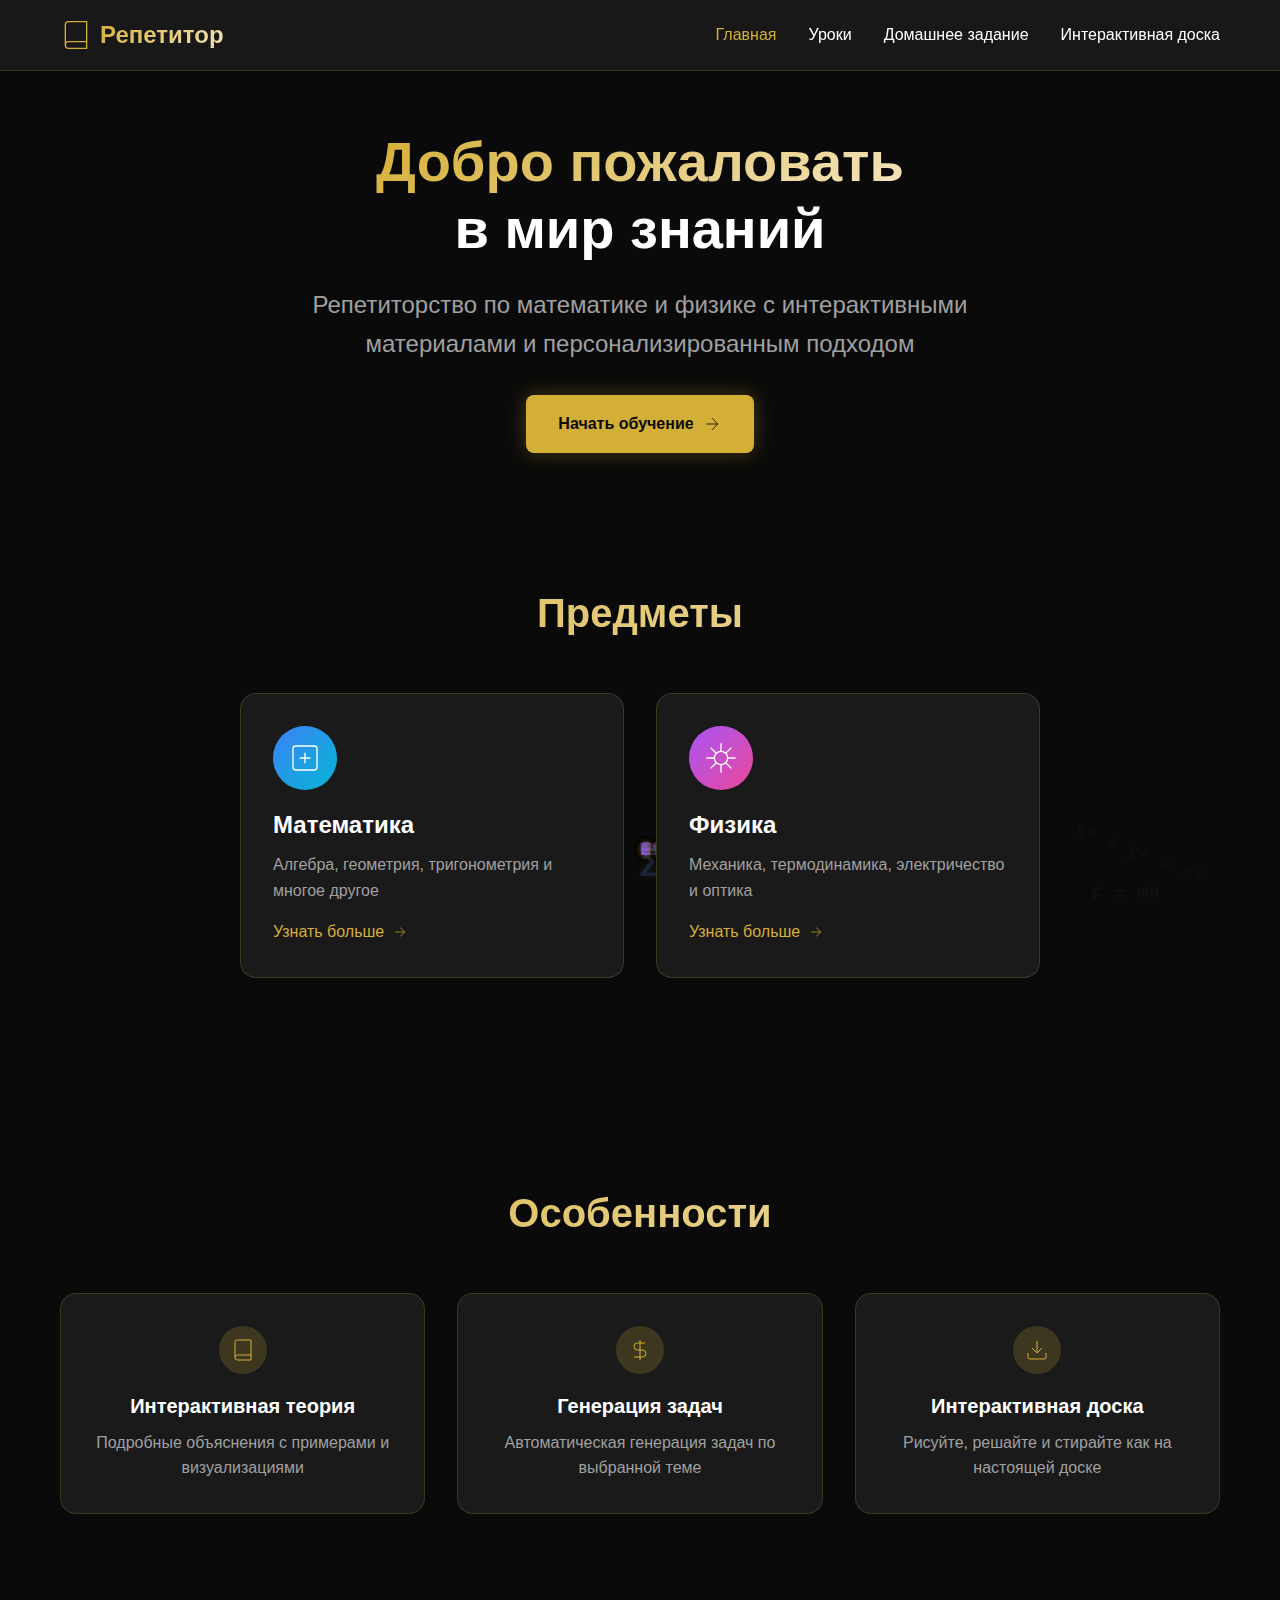
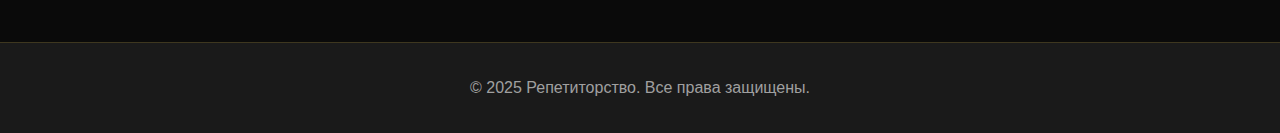
<file: index.html>
<!DOCTYPE html>
<html lang="ru">
<head>
    <meta charset="UTF-8">
    <meta name="viewport" content="width=device-width, initial-scale=1.0">
    <title>Репетиторство по математике и физике</title>
    <link rel="stylesheet" href="styles.css">
</head>
<body>
    <!-- Navigation -->
    <nav class="navbar">
        <div class="container">
            <div class="nav-content">
                <div class="logo">
                    <svg class="icon" viewBox="0 0 24 24" fill="none" stroke="currentColor">
                        <path d="M4 19.5A2.5 2.5 0 0 1 6.5 17H20"></path>
                        <path d="M6.5 2H20v20H6.5A2.5 2.5 0 0 1 4 19.5v-15A2.5 2.5 0 0 1 6.5 2z"></path>
                    </svg>
                    <span class="logo-text">Репетитор</span>
                </div>
                <div class="nav-links">
                    <a href="index.html" class="nav-link active">Главная</a>
                    <a href="lessons.html" class="nav-link">Уроки</a>
                    <a href="homework.html" class="nav-link">Домашнее задание</a>
                    <a href="board.html" class="nav-link">Интерактивная доска</a>
                </div>
                <button class="mobile-menu-btn" id="mobileMenuBtn">
                    <span></span>
                    <span></span>
                    <span></span>
                </button>
            </div>
            <div class="mobile-menu" id="mobileMenu">
                <a href="index.html" class="mobile-link">Главная</a>
                <a href="lessons.html" class="mobile-link">Уроки</a>
                <a href="homework.html" class="mobile-link">Домашнее задание</a>
                <a href="board.html" class="mobile-link">Интерактивная доска</a>
            </div>
        </div>
    </nav>

    <!-- Hero Section -->
    <section class="hero">
        <div class="container">
            <div class="hero-content fade-in">
                <h1 class="hero-title">
                    <span class="gradient-text">Добро пожаловать</span><br>
                    в мир знаний
                </h1>
                <p class="hero-subtitle">
                    Репетиторство по математике и физике с интерактивными материалами
                    и персонализированным подходом
                </p>
                <a href="lessons.html" class="btn btn-primary">
                    Начать обучение
                    <svg class="btn-icon" viewBox="0 0 24 24" fill="none" stroke="currentColor">
                        <path d="M5 12h14M12 5l7 7-7 7"></path>
                    </svg>
                </a>
            </div>
        </div>
    </section>

    <!-- Subjects Section -->
    <section class="subjects">
        <div class="container">
            <h2 class="section-title gradient-text">Предметы</h2>
            <div class="subjects-grid">
                <!-- Animated Formulas Background -->
                <div class="formulas-background">
                    <!-- Math Formulas -->
                    <span class="formula-item math-formula formula-1">x² + y² = r²</span>
                    <span class="formula-item math-formula formula-2">∫ f(x)dx</span>
                    <span class="formula-item math-formula formula-3">sin²α + cos²α = 1</span>
                    <span class="formula-item math-formula formula-4">a² + b² = c²</span>
                    <span class="formula-item math-formula formula-5">e^(iπ) + 1 = 0</span>
                    <span class="formula-item math-formula formula-6">lim(x→∞)</span>
                    <span class="formula-item math-formula formula-7">∑</span>
                    <span class="formula-item math-formula formula-8">∂f/∂x</span>
                    
                    <!-- Physics Formulas -->
                    <span class="formula-item physics-formula formula-9">F = ma</span>
                    <span class="formula-item physics-formula formula-10">E = mc²</span>
                    <span class="formula-item physics-formula formula-11">E = hf</span>
                    <span class="formula-item physics-formula formula-12">F = kq₁q₂/r²</span>
                    <span class="formula-item physics-formula formula-13">PV = nRT</span>
                    <span class="formula-item physics-formula formula-14">I = U/R</span>
                    <span class="formula-item physics-formula formula-15">W = F·s</span>
                    <span class="formula-item physics-formula formula-16">λ = h/p</span>
                </div>
                
                <div class="subject-card slide-up">
                    <div class="subject-icon blue-gradient">
                        <svg viewBox="0 0 24 24" fill="none" stroke="currentColor">
                            <rect x="3" y="3" width="18" height="18" rx="2"></rect>
                            <path d="M8 12h8M12 8v8"></path>
                        </svg>
                    </div>
                    <h3>Математика</h3>
                    <p>Алгебра, геометрия, тригонометрия и многое другое</p>
                    <a href="lessons.html" class="card-link">
                        Узнать больше
                        <svg viewBox="0 0 24 24" fill="none" stroke="currentColor">
                            <path d="M5 12h14M12 5l7 7-7 7"></path>
                        </svg>
                    </a>
                </div>
                <div class="subject-card slide-up delay-1">
                    <div class="subject-icon purple-gradient">
                        <svg viewBox="0 0 24 24" fill="none" stroke="currentColor">
                            <circle cx="12" cy="12" r="5"></circle>
                            <path d="M12 1v6M12 17v6M4.22 4.22l4.24 4.24M15.54 15.54l4.24 4.24M1 12h6M17 12h6M4.22 19.78l4.24-4.24M15.54 8.46l4.24-4.24"></path>
                        </svg>
                    </div>
                    <h3>Физика</h3>
                    <p>Механика, термодинамика, электричество и оптика</p>
                    <a href="lessons.html" class="card-link">
                        Узнать больше
                        <svg viewBox="0 0 24 24" fill="none" stroke="currentColor">
                            <path d="M5 12h14M12 5l7 7-7 7"></path>
                        </svg>
                    </a>
                </div>
            </div>
        </div>
    </section>

    <!-- Features Section -->
    <section class="features">
        <div class="container">
            <h2 class="section-title gradient-text">Особенности</h2>
            <div class="features-grid">
                <div class="feature-card slide-up">
                    <div class="feature-icon">
                        <svg viewBox="0 0 24 24" fill="none" stroke="currentColor">
                            <path d="M4 19.5A2.5 2.5 0 0 1 6.5 17H20"></path>
                            <path d="M6.5 2H20v20H6.5A2.5 2.5 0 0 1 4 19.5v-15A2.5 2.5 0 0 1 6.5 2z"></path>
                        </svg>
                    </div>
                    <h3>Интерактивная теория</h3>
                    <p>Подробные объяснения с примерами и визуализациями</p>
                </div>
                <div class="feature-card slide-up delay-1">
                    <div class="feature-icon">
                        <svg viewBox="0 0 24 24" fill="none" stroke="currentColor">
                            <path d="M12 2v20M17 5H9.5a3.5 3.5 0 0 0 0 7h5a3.5 3.5 0 0 1 0 7H6"></path>
                        </svg>
                    </div>
                    <h3>Генерация задач</h3>
                    <p>Автоматическая генерация задач по выбранной теме</p>
                </div>
                <div class="feature-card slide-up delay-2">
                    <div class="feature-icon">
                        <svg viewBox="0 0 24 24" fill="none" stroke="currentColor">
                            <path d="M21 15v4a2 2 0 0 1-2 2H5a2 2 0 0 1-2-2v-4"></path>
                            <polyline points="7 10 12 15 17 10"></polyline>
                            <line x1="12" y1="15" x2="12" y2="3"></line>
                        </svg>
                    </div>
                    <h3>Интерактивная доска</h3>
                    <p>Рисуйте, решайте и стирайте как на настоящей доске</p>
                </div>
            </div>
        </div>
    </section>

    <!-- About Section -->
    <!-- <section class="about">
        <div class="container">
            <div class="about-card slide-up">
                <h2 class="section-title gradient-text">Обо мне</h2>
                <p class="about-text">
                    Привет! Я репетитор по математике и физике.
                    Моя цель — сделать изучение этих предметов увлекательным
                    и понятным для каждого ученика.
                </p>
                <p class="about-text">
                    На этом сайте вы найдете интерактивные материалы, подробную теорию
                    и автоматически генерируемые задачи для практики. Каждая тема представлена
                    в понятном формате с примерами и визуализациями.
                </p>
            </div>
        </div>
    </section> -->

    <!-- Footer -->
    <footer class="footer">
        <div class="container">
            <p class="footer-text">© 2025 Репетиторство. Все права защищены.</p>
        </div>
    </footer>

    <script src="script.js"></script>
</body>
</html>
</file>
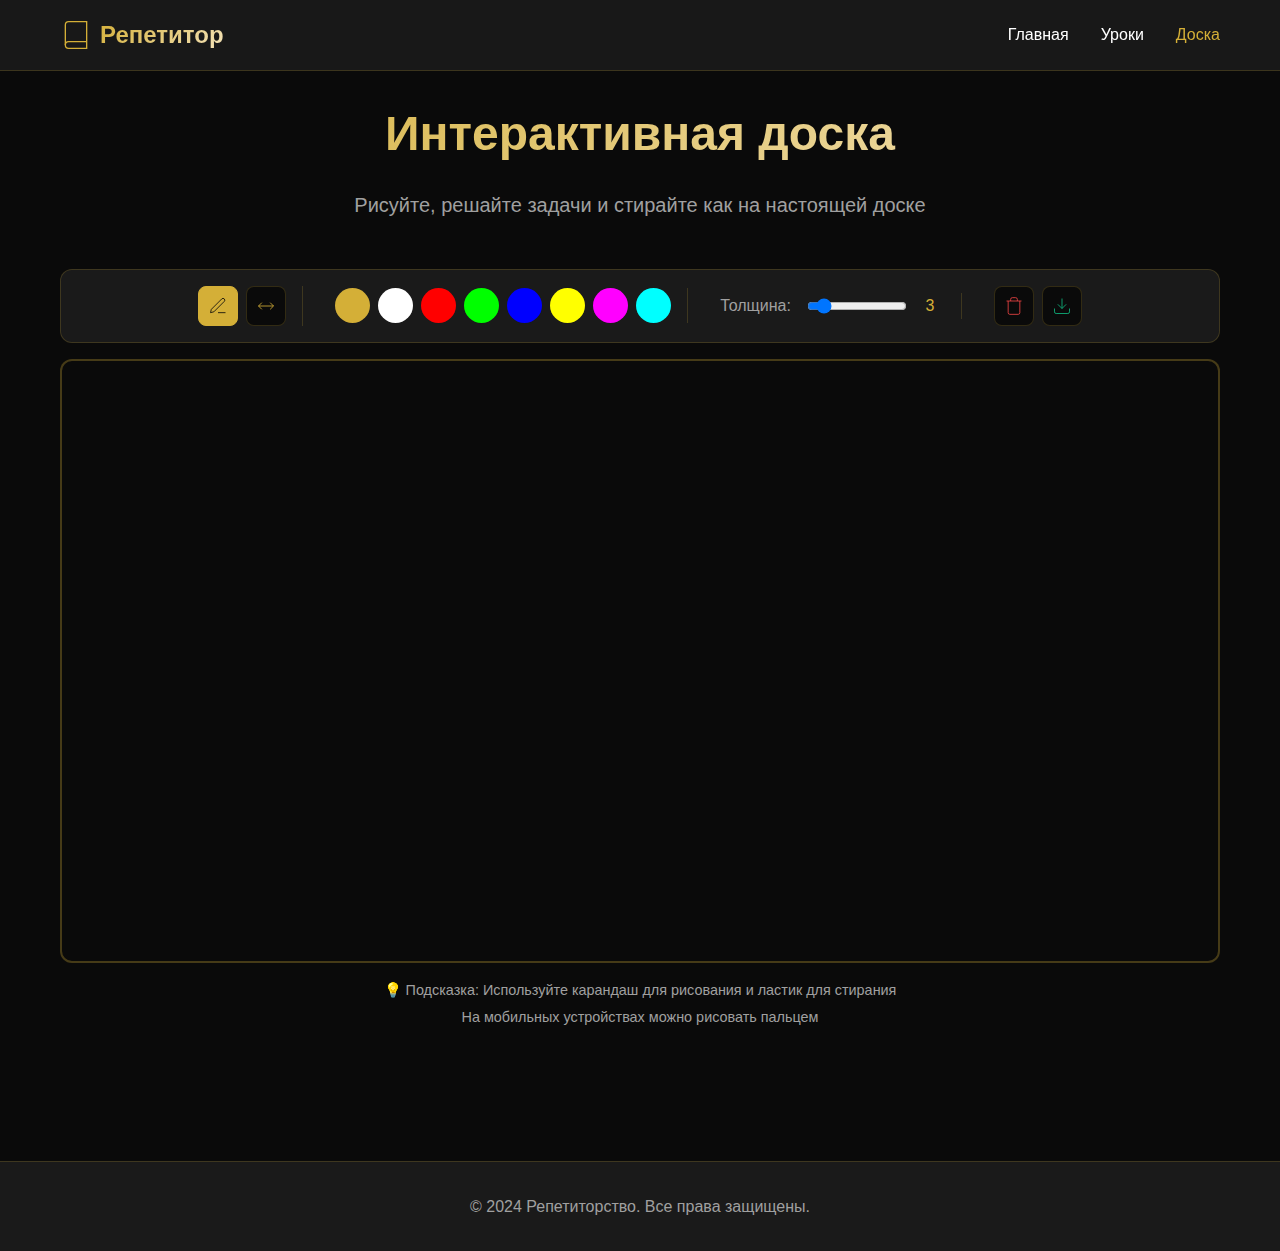
<file: board.html>
<!DOCTYPE html>
<html lang="ru">
<head>
    <meta charset="UTF-8">
    <meta name="viewport" content="width=device-width, initial-scale=1.0">
    <title>Интерактивная доска - Репетиторство</title>
    <link rel="stylesheet" href="styles.css">
</head>
<body>
    <!-- Navigation -->
    <nav class="navbar">
        <div class="container">
            <div class="nav-content">
                <div class="logo">
                    <svg class="icon" viewBox="0 0 24 24" fill="none" stroke="currentColor">
                        <path d="M4 19.5A2.5 2.5 0 0 1 6.5 17H20"></path>
                        <path d="M6.5 2H20v20H6.5A2.5 2.5 0 0 1 4 19.5v-15A2.5 2.5 0 0 1 6.5 2z"></path>
                    </svg>
                    <span class="logo-text">Репетитор</span>
                </div>
                <div class="nav-links">
                    <a href="index.html" class="nav-link">Главная</a>
                    <a href="lessons.html" class="nav-link">Уроки</a>
                    <a href="board.html" class="nav-link active">Доска</a>
                </div>
                <button class="mobile-menu-btn" id="mobileMenuBtn">
                    <span></span>
                    <span></span>
                    <span></span>
                </button>
            </div>
            <div class="mobile-menu" id="mobileMenu">
                <a href="index.html" class="mobile-link">Главная</a>
                <a href="lessons.html" class="mobile-link">Уроки</a>
                <a href="board.html" class="mobile-link">Доска</a>
            </div>
        </div>
    </nav>

    <!-- Board Page -->
    <div class="board-page">
        <div class="container">
            <div class="page-header fade-in">
                <h1 class="page-title gradient-text">Интерактивная доска</h1>
                <p class="page-subtitle">Рисуйте, решайте задачи и стирайте как на настоящей доске</p>
            </div>

            <div class="board-container slide-up">
                <!-- Toolbar -->
                <div class="toolbar">
                    <!-- Tools -->
                    <div class="toolbar-group">
                        <button class="tool-btn active" id="pencilBtn" onclick="setTool('pencil')" title="Карандаш">
                            <svg viewBox="0 0 24 24" fill="none" stroke="currentColor">
                                <path d="M12 20h9"></path>
                                <path d="M16.5 3.5a2.121 2.121 0 0 1 3 3L7 19l-4 1 1-4L16.5 3.5z"></path>
                            </svg>
                        </button>
                        <button class="tool-btn" id="eraserBtn" onclick="setTool('eraser')" title="Ластик">
                            <svg viewBox="0 0 24 24" fill="none" stroke="currentColor">
                                <path d="M21 12H3M17 8l4 4-4 4M7 8l-4 4 4 4"></path>
                            </svg>
                        </button>
                    </div>

                    <!-- Colors -->
                    <div class="toolbar-group">
                        <div class="colors-grid">
                            <button class="color-btn" style="background: #d4af37" onclick="setColor('#d4af37')" title="Золотой"></button>
                            <button class="color-btn active" style="background: #ffffff" onclick="setColor('#ffffff')" title="Белый"></button>
                            <button class="color-btn" style="background: #ff0000" onclick="setColor('#ff0000')" title="Красный"></button>
                            <button class="color-btn" style="background: #00ff00" onclick="setColor('#00ff00')" title="Зеленый"></button>
                            <button class="color-btn" style="background: #0000ff" onclick="setColor('#0000ff')" title="Синий"></button>
                            <button class="color-btn" style="background: #ffff00" onclick="setColor('#ffff00')" title="Желтый"></button>
                            <button class="color-btn" style="background: #ff00ff" onclick="setColor('#ff00ff')" title="Пурпурный"></button>
                            <button class="color-btn" style="background: #00ffff" onclick="setColor('#00ffff')" title="Циан"></button>
                        </div>
                    </div>

                    <!-- Line Width -->
                    <div class="toolbar-group">
                        <label class="toolbar-label">Толщина:</label>
                        <input type="range" id="lineWidth" min="1" max="20" value="3" oninput="setLineWidth(this.value)">
                        <span class="toolbar-value" id="lineWidthValue">3</span>
                    </div>

                    <!-- Actions -->
                    <div class="toolbar-group">
                        <button class="tool-btn danger" onclick="clearBoard()" title="Очистить">
                            <svg viewBox="0 0 24 24" fill="none" stroke="currentColor">
                                <polyline points="3 6 5 6 21 6"></polyline>
                                <path d="M19 6v14a2 2 0 0 1-2 2H7a2 2 0 0 1-2-2V6m3 0V4a2 2 0 0 1 2-2h4a2 2 0 0 1 2 2v2"></path>
                            </svg>
                        </button>
                        <button class="tool-btn success" onclick="downloadCanvas()" title="Скачать">
                            <svg viewBox="0 0 24 24" fill="none" stroke="currentColor">
                                <path d="M21 15v4a2 2 0 0 1-2 2H5a2 2 0 0 1-2-2v-4"></path>
                                <polyline points="7 10 12 15 17 10"></polyline>
                                <line x1="12" y1="15" x2="12" y2="3"></line>
                            </svg>
                        </button>
                    </div>
                </div>

                <!-- Canvas -->
                <div class="canvas-wrapper">
                    <canvas id="drawingCanvas"></canvas>
                </div>

                <div class="board-hint">
                    <p>💡 Подсказка: Используйте карандаш для рисования и ластик для стирания</p>
                    <p>На мобильных устройствах можно рисовать пальцем</p>
                </div>
            </div>
        </div>
    </div>

    <!-- Footer -->
    <footer class="footer">
        <div class="container">
            <p class="footer-text">© 2024 Репетиторство. Все права защищены.</p>
        </div>
    </footer>

    <script src="board.js"></script>
    <script src="script.js"></script>
</body>
</html>
</file>
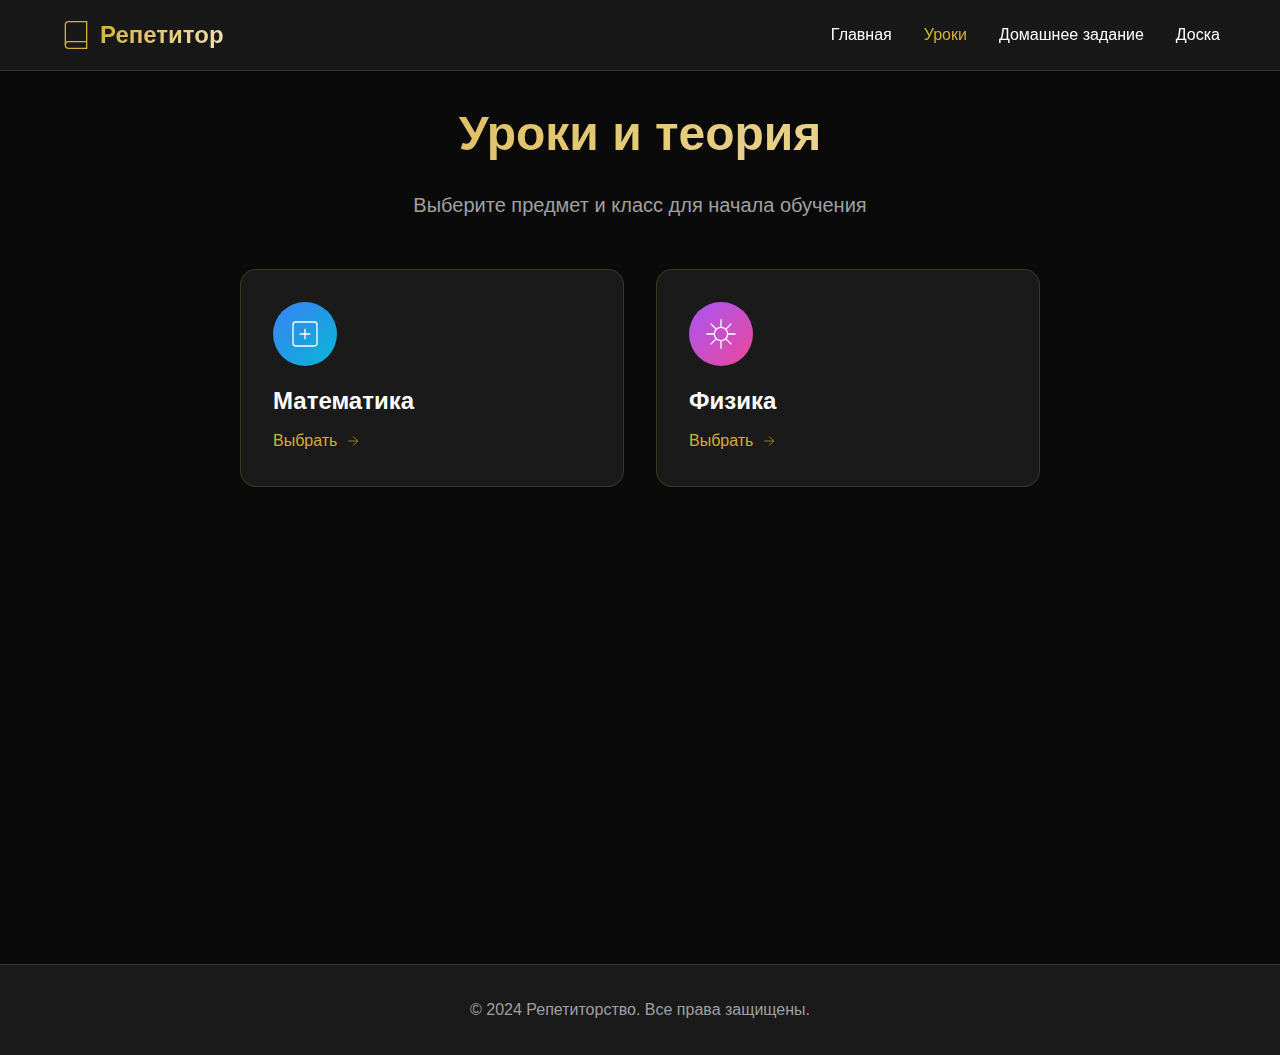
<file: lessons.html>
<!DOCTYPE html>
<html lang="ru">
<head>
    <meta charset="UTF-8">
    <meta name="viewport" content="width=device-width, initial-scale=1.0">
    <title>Уроки и теория - Репетиторство</title>
    <link rel="stylesheet" href="styles.css">
</head>
<body>
    <!-- Navigation -->
    <nav class="navbar">
        <div class="container">
            <div class="nav-content">
                <div class="logo">
                    <svg class="icon" viewBox="0 0 24 24" fill="none" stroke="currentColor">
                        <path d="M4 19.5A2.5 2.5 0 0 1 6.5 17H20"></path>
                        <path d="M6.5 2H20v20H6.5A2.5 2.5 0 0 1 4 19.5v-15A2.5 2.5 0 0 1 6.5 2z"></path>
                    </svg>
                    <span class="logo-text">Репетитор</span>
                </div>
                <div class="nav-links">
                    <a href="index.html" class="nav-link">Главная</a>
                    <a href="lessons.html" class="nav-link active">Уроки</a>
                    <a href="homework.html" class="nav-link">Домашнее задание</a>
                    <a href="board.html" class="nav-link">Доска</a>
                </div>
                <button class="mobile-menu-btn" id="mobileMenuBtn">
                    <span></span>
                    <span></span>
                    <span></span>
                </button>
            </div>
            <div class="mobile-menu" id="mobileMenu">
                <a href="index.html" class="mobile-link">Главная</a>
                <a href="lessons.html" class="mobile-link">Уроки</a>
                <a href="homework.html" class="mobile-link">Домашнее задание</a>
                <a href="board.html" class="mobile-link">Доска</a>
            </div>
        </div>
    </nav>

    <!-- Lessons Content -->
    <div class="lessons-page">
        <div class="container">
            <div class="page-header fade-in">
                <h1 class="page-title gradient-text">Уроки и теория</h1>
                <p class="page-subtitle">Выберите предмет и класс для начала обучения</p>
            </div>

            <!-- Subject Selection -->
            <div id="subjectSelection" class="selection-section">
                <div class="subjects-grid">
                    <div class="subject-card slide-up" onclick="selectSubject('math')">
                        <div class="subject-icon blue-gradient">
                            <svg viewBox="0 0 24 24" fill="none" stroke="currentColor">
                                <rect x="3" y="3" width="18" height="18" rx="2"></rect>
                                <path d="M8 12h8M12 8v8"></path>
                            </svg>
                        </div>
                        <h3>Математика</h3>
                        <div class="card-link">
                            Выбрать
                            <svg viewBox="0 0 24 24" fill="none" stroke="currentColor">
                                <path d="M5 12h14M12 5l7 7-7 7"></path>
                            </svg>
                        </div>
                    </div>
                    <div class="subject-card slide-up delay-1" onclick="selectSubject('physics')">
                        <div class="subject-icon purple-gradient">
                            <svg viewBox="0 0 24 24" fill="none" stroke="currentColor">
                                <circle cx="12" cy="12" r="5"></circle>
                                <path d="M12 1v6M12 17v6M4.22 4.22l4.24 4.24M15.54 15.54l4.24 4.24M1 12h6M17 12h6M4.22 19.78l4.24-4.24M15.54 8.46l4.24-4.24"></path>
                            </svg>
                        </div>
                        <h3>Физика</h3>
                        <div class="card-link">
                            Выбрать
                            <svg viewBox="0 0 24 24" fill="none" stroke="currentColor">
                                <path d="M5 12h14M12 5l7 7-7 7"></path>
                            </svg>
                        </div>
                    </div>
                </div>
            </div>

            <!-- Grade Selection -->
            <div id="gradeSelection" class="selection-section hidden">
                <button class="back-btn" onclick="goBack('subjectSelection')">
                    ← Назад к выбору предмета
                </button>
                <h2 class="section-title">Выберите класс</h2>
                <div class="grades-grid">
                    <button class="grade-btn" data-grade="5" onclick="selectGrade('5')">5</button>
                    <button class="grade-btn" data-grade="6" onclick="selectGrade('6')">6</button>
                    <button class="grade-btn" data-grade="7" onclick="selectGrade('7')">7</button>
                    <button class="grade-btn" data-grade="8" onclick="selectGrade('8')">8</button>
                    <button class="grade-btn" data-grade="9" onclick="selectGrade('9')">9</button>
                    <button class="grade-btn" data-grade="10" onclick="selectGrade('10')">10</button>
                    <button class="grade-btn" data-grade="11" onclick="selectGrade('11')">11</button>
                </div>
            </div>

            <!-- Topic Selection -->
            <div id="topicSelection" class="selection-section hidden">
                <button class="back-btn" onclick="goBack('gradeSelection')">
                    ← Назад к выбору класса
                </button>
                <h2 class="section-title" id="topicTitle">Темы</h2>
                <div class="topics-grid" id="topicsGrid">
                    <!-- Topics will be loaded here -->
                </div>
            </div>

            <!-- Lesson Content -->
            <div id="lessonContent" class="lesson-content hidden">
                <button class="back-btn" onclick="goBack('topicSelection')">
                    ← Назад к темам
                </button>
                <div class="theory-board-wrapper">
                    <div id="theorySection" class="theory-section"></div>
                    <div class="lesson-board-container">
                        <div class="lesson-board-header">
                            <h3>Доска для решения</h3>
                        </div>
                        <div class="lesson-board-toolbar">
                            <div class="toolbar-group">
                                <button class="tool-btn active" id="lessonPencilBtn" onclick="setLessonTool('pencil')" title="Карандаш">
                                    <svg viewBox="0 0 24 24" fill="none" stroke="currentColor">
                                        <path d="M12 20h9"></path>
                                        <path d="M16.5 3.5a2.121 2.121 0 0 1 3 3L7 19l-4 1 1-4L16.5 3.5z"></path>
                                    </svg>
                                </button>
                                <button class="tool-btn" id="lessonEraserBtn" onclick="setLessonTool('eraser')" title="Ластик">
                                    <svg viewBox="0 0 24 24" fill="none" stroke="currentColor">
                                        <path d="M21 12H3M17 8l4 4-4 4M7 8l-4 4 4 4"></path>
                                    </svg>
                                </button>
                            </div>
                            <div class="toolbar-group">
                                <div class="colors-grid">
                                    <button class="color-btn" style="background: #d4af37" onclick="setLessonColor('#d4af37')" title="Золотой"></button>
                                    <button class="color-btn active" style="background: #ffffff" onclick="setLessonColor('#ffffff')" title="Белый"></button>
                                    <button class="color-btn" style="background: #ff0000" onclick="setLessonColor('#ff0000')" title="Красный"></button>
                                    <button class="color-btn" style="background: #00ff00" onclick="setLessonColor('#00ff00')" title="Зеленый"></button>
                                    <button class="color-btn" style="background: #0000ff" onclick="setLessonColor('#0000ff')" title="Синий"></button>
                                </div>
                            </div>
                            <div class="toolbar-group">
                                <label class="toolbar-label">Толщина:</label>
                                <input type="range" id="lessonLineWidth" min="1" max="20" value="3" oninput="setLessonLineWidth(this.value)">
                                <span class="toolbar-value" id="lessonLineWidthValue">3</span>
                            </div>
                            <div class="toolbar-group">
                                <button class="tool-btn danger" onclick="clearLessonBoard()" title="Очистить">
                                    <svg viewBox="0 0 24 24" fill="none" stroke="currentColor">
                                        <polyline points="3 6 5 6 21 6"></polyline>
                                        <path d="M19 6v14a2 2 0 0 1-2 2H7a2 2 0 0 1-2-2V6m3 0V4a2 2 0 0 1 2-2h4a2 2 0 0 1 2 2v2"></path>
                                    </svg>
                                </button>
                            </div>
                        </div>
                        <div class="lesson-canvas-wrapper">
                            <canvas id="lessonCanvas"></canvas>
                        </div>
                    </div>
                </div>
                <div id="problemsSection" class="problems-section"></div>
            </div>
        </div>
    </div>

    <!-- Footer -->
    <footer class="footer">
        <div class="container">
            <p class="footer-text">© 2024 Репетиторство. Все права защищены.</p>
        </div>
    </footer>

    <script src="lessons.js"></script>
    <script src="script.js"></script>
</body>
</html>
</file>
<file: styles.css>
/* Global Styles */
* {
    margin: 0;
    padding: 0;
    box-sizing: border-box;
}

:root {
    --dark-bg: #0a0a0a;
    --dark-surface: #1a1a1a;
    --gold: #d4af37;
    --gold-light: #f4e4bc;
    --gold-dark: #b8941e;
    --text-primary: #ffffff;
    --text-secondary: #a0a0a0;
}

body {
    font-family: -apple-system, BlinkMacSystemFont, 'Segoe UI', 'Roboto', 'Oxygen', 'Ubuntu', 'Cantarell', sans-serif;
    background-color: var(--dark-bg);
    color: var(--text-primary);
    line-height: 1.6;
    overflow-x: hidden;
}

html {
    scroll-behavior: smooth;
}

.container {
    max-width: 1200px;
    margin: 0 auto;
    padding: 0 20px;
}

/* Scrollbar */
::-webkit-scrollbar {
    width: 10px;
}

::-webkit-scrollbar-track {
    background: var(--dark-surface);
}

::-webkit-scrollbar-thumb {
    background: var(--gold);
    border-radius: 5px;
}

::-webkit-scrollbar-thumb:hover {
    background: var(--gold-dark);
}

/* Navigation */
.navbar {
    position: fixed;
    top: 0;
    width: 100%;
    background: rgba(26, 26, 26, 0.9);
    backdrop-filter: blur(10px);
    border-bottom: 1px solid rgba(212, 175, 55, 0.2);
    z-index: 1000;
    padding: 1rem 0;
}

.nav-content {
    display: flex;
    justify-content: space-between;
    align-items: center;
}

.logo {
    display: flex;
    align-items: center;
    gap: 0.5rem;
    font-size: 1.5rem;
    font-weight: bold;
}

.logo .icon {
    width: 2rem;
    height: 2rem;
    color: var(--gold);
}

.logo-text {
    background: linear-gradient(135deg, var(--gold), var(--gold-light));
    -webkit-background-clip: text;
    -webkit-text-fill-color: transparent;
    background-clip: text;
}

.nav-links {
    display: flex;
    gap: 2rem;
}

.nav-link {
    color: var(--text-primary);
    text-decoration: none;
    transition: color 0.3s;
    position: relative;
}

.nav-link:hover,
.nav-link.active {
    color: var(--gold);
}

.mobile-menu-btn {
    display: none;
    flex-direction: column;
    gap: 4px;
    background: none;
    border: none;
    cursor: pointer;
}

.mobile-menu-btn span {
    width: 25px;
    height: 2px;
    background: var(--gold);
    transition: 0.3s;
}

.mobile-menu {
    display: none;
    flex-direction: column;
    gap: 1rem;
    margin-top: 1rem;
    padding-top: 1rem;
    border-top: 1px solid rgba(212, 175, 55, 0.2);
}

.mobile-link {
    color: var(--text-primary);
    text-decoration: none;
    padding: 0.5rem;
    transition: color 0.3s;
}

.mobile-link:hover {
    color: var(--gold);
}

/* Buttons */
.btn {
    display: inline-flex;
    align-items: center;
    gap: 0.5rem;
    padding: 1rem 2rem;
    border-radius: 0.5rem;
    text-decoration: none;
    font-weight: 600;
    transition: all 0.3s;
    border: none;
    cursor: pointer;
    font-size: 1rem;
}

.btn-primary {
    background: var(--gold);
    color: var(--dark-bg);
    box-shadow: 0 0 20px rgba(212, 175, 55, 0.3);
}

.btn-primary:hover {
    background: var(--gold-dark);
    box-shadow: 0 0 30px rgba(212, 175, 55, 0.5);
    transform: translateY(-2px);
}

.btn-icon {
    width: 1.25rem;
    height: 1.25rem;
}

.back-btn {
    background: none;
    border: none;
    color: var(--gold);
    cursor: pointer;
    font-size: 1rem;
    margin-bottom: 2rem;
    transition: color 0.3s;
}

.back-btn:hover {
    color: var(--gold-light);
}

.grade-btn {
    background: var(--dark-surface);
    border: 1px solid rgba(212, 175, 55, 0.2);
    color: var(--text-primary);
    padding: 1.5rem;
    border-radius: 0.75rem;
    font-size: 2rem;
    font-weight: bold;
    cursor: pointer;
    transition: all 0.3s;
}

.grade-btn:hover {
    border-color: var(--gold);
    box-shadow: 0 0 20px rgba(212, 175, 55, 0.3);
    transform: scale(1.05);
}

/* Hero Section */
.hero {
    padding: 8rem 0 4rem;
    text-align: center;
}

.hero-content {
    max-width: 800px;
    margin: 0 auto;
}

.hero-title {
    font-size: 3.5rem;
    font-weight: bold;
    margin-bottom: 1.5rem;
    line-height: 1.2;
}

.gradient-text {
    background: linear-gradient(135deg, var(--gold), var(--gold-light));
    -webkit-background-clip: text;
    -webkit-text-fill-color: transparent;
    background-clip: text;
}

.hero-subtitle {
    font-size: 1.5rem;
    color: var(--text-secondary);
    margin-bottom: 2rem;
}

/* Sections */
section {
    padding: 4rem 0;
}

.section-title {
    font-size: 2.5rem;
    font-weight: bold;
    text-align: center;
    margin-bottom: 3rem;
}

/* Subjects Grid */
.subjects {
    position: relative;
    overflow: hidden;
    min-height: 600px;
    padding: 4rem 0;
}

.subjects-grid {
    display: grid;
    grid-template-columns: repeat(auto-fit, minmax(300px, 1fr));
    gap: 2rem;
    max-width: 800px;
    margin: 0 auto;
    position: relative;
    z-index: 1;
}

/* Animated Formulas Background */
.formulas-background {
    position: absolute;
    top: 50%;
    left: 50%;
    width: 100%;
    height: 100%;
    transform: translate(-50%, -50%);
    pointer-events: none;
    z-index: 0;
    overflow: visible;
}

.formula-item {
    position: absolute;
    font-family: 'Courier New', 'Times New Roman', serif;
    font-size: 1.2rem;
    font-weight: bold;
    color: rgba(212, 175, 55, 0.15);
    white-space: nowrap;
    user-select: none;
    animation-timing-function: linear;
    animation-iteration-count: infinite;
    transition: opacity 0.3s;
    text-shadow: 0 0 10px rgba(212, 175, 55, 0.1);
    top: 50%;
    left: 50%;
    transform-origin: center;
}

.math-formula {
    color: rgba(59, 130, 246, 0.2);
}

.physics-formula {
    color: rgba(168, 85, 247, 0.2);
}

/* Math Formulas Animations - Orbiting around the center */
.formula-1 {
    animation: none; /* Will be controlled by JS */
}

.formula-2 {
    animation: none;
}

.formula-3 {
    animation: none;
}

.formula-4 {
    animation: none;
}

.formula-5 {
    animation: none;
}

.formula-6 {
    animation: none;
}

.formula-7 {
    font-size: 2rem;
    animation: none;
}

.formula-8 {
    animation: none;
}

/* Physics Formulas Animations - Orbiting around the center */
.formula-9 {
    animation: none;
}

.formula-10 {
    animation: none;
}

.formula-11 {
    animation: none;
}

.formula-12 {
    animation: none;
}

.formula-13 {
    animation: none;
}

.formula-14 {
    animation: none;
}

.formula-15 {
    animation: none;
}

.formula-16 {
    animation: none;
}

@keyframes floatRotate {
    0% {
        transform: translate(0, 0) rotate(0deg);
        opacity: 0.2;
    }
    25% {
        transform: translate(30px, -20px) rotate(90deg);
        opacity: 0.3;
    }
    50% {
        transform: translate(-20px, 30px) rotate(180deg);
        opacity: 0.25;
    }
    75% {
        transform: translate(20px, 20px) rotate(270deg);
        opacity: 0.3;
    }
    100% {
        transform: translate(0, 0) rotate(360deg);
        opacity: 0.2;
    }
}

@keyframes orbitEllipse {
    0% {
        transform: translate(calc(400px * cos(0deg)), calc(200px * sin(0deg))) rotate(0deg);
        opacity: 0.2;
    }
    25% {
        transform: translate(calc(400px * cos(90deg)), calc(200px * sin(90deg))) rotate(90deg);
        opacity: 0.3;
    }
    50% {
        transform: translate(calc(400px * cos(180deg)), calc(200px * sin(180deg))) rotate(180deg);
        opacity: 0.25;
    }
    75% {
        transform: translate(calc(400px * cos(270deg)), calc(200px * sin(270deg))) rotate(270deg);
        opacity: 0.3;
    }
    100% {
        transform: translate(calc(400px * cos(360deg)), calc(200px * sin(360deg))) rotate(360deg);
        opacity: 0.2;
    }
}

.subject-card {
    background: var(--dark-surface);
    padding: 2rem;
    border-radius: 1rem;
    border: 1px solid rgba(212, 175, 55, 0.2);
    transition: all 0.3s;
    cursor: pointer;
}

.subject-card:hover {
    border-color: var(--gold);
    box-shadow: 0 0 30px rgba(212, 175, 55, 0.3);
    transform: translateY(-5px);
}

.subjects:hover .formula-item {
    opacity: 0.35;
    transition: opacity 0.3s;
}

.subject-icon {
    width: 4rem;
    height: 4rem;
    border-radius: 50%;
    display: flex;
    align-items: center;
    justify-content: center;
    margin-bottom: 1rem;
}

.subject-icon svg {
    width: 2rem;
    height: 2rem;
    color: white;
}

.blue-gradient {
    background: linear-gradient(135deg, #3b82f6, #06b6d4);
}

.purple-gradient {
    background: linear-gradient(135deg, #a855f7, #ec4899);
}

.subject-card h3 {
    font-size: 1.5rem;
    margin-bottom: 0.5rem;
}

.subject-card p {
    color: var(--text-secondary);
    margin-bottom: 1rem;
}

.card-link {
    display: inline-flex;
    align-items: center;
    gap: 0.5rem;
    color: var(--gold);
    text-decoration: none;
    transition: color 0.3s;
}

.card-link svg {
    width: 1rem;
    height: 1rem;
}

/* Features Grid */
.features-grid {
    display: grid;
    grid-template-columns: repeat(auto-fit, minmax(250px, 1fr));
    gap: 2rem;
}

.feature-card {
    background: var(--dark-surface);
    padding: 2rem;
    border-radius: 1rem;
    border: 1px solid rgba(212, 175, 55, 0.2);
    text-align: center;
}

.feature-icon {
    width: 3rem;
    height: 3rem;
    margin: 0 auto 1rem;
    color: var(--gold);
    background: rgba(212, 175, 55, 0.2);
    border-radius: 50%;
    display: flex;
    align-items: center;
    justify-content: center;
}

.feature-icon svg {
    width: 1.5rem;
    height: 1.5rem;
}

.feature-card h3 {
    font-size: 1.25rem;
    margin-bottom: 0.5rem;
}

.feature-card p {
    color: var(--text-secondary);
}

/* About Section */
.about-card {
    background: var(--dark-surface);
    padding: 3rem;
    border-radius: 1rem;
    border: 1px solid rgba(212, 175, 55, 0.2);
    max-width: 800px;
    margin: 0 auto;
}

.about-text {
    font-size: 1.125rem;
    color: var(--text-secondary);
    margin-bottom: 1rem;
    line-height: 1.8;
}

/* Footer */
.footer {
    background: var(--dark-surface);
    border-top: 1px solid rgba(212, 175, 55, 0.2);
    padding: 2rem 0;
    text-align: center;
    margin-top: 4rem;
}

.footer-text {
    color: var(--text-secondary);
}

/* Lessons Page */
.lessons-page {
    padding: 6rem 0 4rem;
    min-height: 100vh;
}

.page-header {
    text-align: center;
    margin-bottom: 3rem;
}

.page-title {
    font-size: 3rem;
    font-weight: bold;
    margin-bottom: 1rem;
}

.page-subtitle {
    font-size: 1.25rem;
    color: var(--text-secondary);
}

.selection-section {
    animation: fadeIn 0.5s ease-out;
}

.hidden {
    display: none;
}

.grades-grid {
    display: grid;
    grid-template-columns: repeat(auto-fit, minmax(80px, 1fr));
    gap: 1rem;
    max-width: 600px;
    margin: 0 auto;
}

.topics-grid {
    display: grid;
    grid-template-columns: repeat(auto-fit, minmax(300px, 1fr));
    gap: 1rem;
}

.topic-card {
    background: var(--dark-surface);
    padding: 1.5rem;
    border-radius: 0.75rem;
    border: 1px solid rgba(212, 175, 55, 0.2);
    cursor: pointer;
    transition: all 0.3s;
    display: flex;
    align-items: center;
    justify-content: space-between;
}

.topic-card:hover {
    border-color: var(--gold);
    box-shadow: 0 0 20px rgba(212, 175, 55, 0.3);
    transform: translateY(-3px);
}

.topic-card svg {
    width: 1.5rem;
    height: 1.5rem;
    color: var(--gold);
}

/* Lesson Content */
.lesson-content {
    animation: fadeIn 0.5s ease-out;
}

/* Theory and Board Wrapper */
.theory-board-wrapper {
    display: grid;
    grid-template-columns: 1.5fr 1fr;
    gap: 2rem;
    margin-bottom: 2rem;
}

.theory-section {
    background: var(--dark-surface);
    padding: 2rem;
    border-radius: 1rem;
    border: 1px solid rgba(212, 175, 55, 0.2);
    max-height: 800px;
    overflow-y: auto;
}

.problems-section {
    background: var(--dark-surface);
    padding: 2rem;
    border-radius: 1rem;
    border: 1px solid rgba(212, 175, 55, 0.2);
    margin-bottom: 2rem;
}

/* Lesson Board Container */
.lesson-board-container {
    background: var(--dark-surface);
    border-radius: 1rem;
    border: 1px solid rgba(212, 175, 55, 0.2);
    display: flex;
    flex-direction: column;
    height: 800px;
}

.lesson-board-header {
    padding: 1rem 1.5rem;
    border-bottom: 1px solid rgba(212, 175, 55, 0.2);
}

.lesson-board-header h3 {
    font-size: 1.25rem;
    color: var(--gold);
    margin: 0;
}

.lesson-board-toolbar {
    display: flex;
    flex-wrap: wrap;
    gap: 0.5rem;
    align-items: center;
    padding: 0.75rem 1rem;
    border-bottom: 1px solid rgba(212, 175, 55, 0.2);
    background: var(--dark-bg);
}

.lesson-board-toolbar .toolbar-group {
    display: flex;
    align-items: center;
    gap: 0.5rem;
    padding: 0 0.5rem;
    border-right: 1px solid rgba(212, 175, 55, 0.2);
}

.lesson-board-toolbar .toolbar-group:last-child {
    border-right: none;
}

.lesson-board-toolbar .tool-btn {
    background: var(--dark-surface);
    border: 1px solid rgba(212, 175, 55, 0.2);
    color: var(--gold);
    width: 32px;
    height: 32px;
    border-radius: 0.5rem;
    display: flex;
    align-items: center;
    justify-content: center;
    cursor: pointer;
    transition: all 0.3s;
}

.lesson-board-toolbar .tool-btn:hover {
    border-color: var(--gold);
    box-shadow: 0 0 10px rgba(212, 175, 55, 0.3);
}

.lesson-board-toolbar .tool-btn.active {
    background: var(--gold);
    color: var(--dark-bg);
    border-color: var(--gold);
}

.lesson-board-toolbar .tool-btn svg {
    width: 16px;
    height: 16px;
}

.lesson-board-toolbar .colors-grid {
    display: flex;
    gap: 0.25rem;
}

.lesson-board-toolbar .color-btn {
    width: 24px;
    height: 24px;
    border-radius: 50%;
    border: 2px solid transparent;
    cursor: pointer;
    transition: all 0.3s;
}

.lesson-board-toolbar .color-btn:hover {
    transform: scale(1.2);
}

.lesson-board-toolbar .color-btn.active {
    border-color: var(--gold);
    transform: scale(1.1);
}

.lesson-board-toolbar .toolbar-label {
    color: var(--text-secondary);
    font-size: 0.875rem;
    margin-right: 0.25rem;
}

.lesson-board-toolbar .toolbar-value {
    color: var(--gold);
    min-width: 25px;
    text-align: center;
    font-size: 0.875rem;
}

.lesson-board-toolbar #lessonLineWidth {
    width: 60px;
}

.lesson-canvas-wrapper {
    flex: 1;
    border-bottom-left-radius: 1rem;
    border-bottom-right-radius: 1rem;
    overflow: hidden;
    background: var(--dark-bg);
}

#lessonCanvas {
    display: block;
    width: 100%;
    height: 100%;
    cursor: crosshair;
    touch-action: none;
}

#homeworkCanvas {
    display: block;
    width: 100%;
    height: 100%;
    cursor: crosshair;
    touch-action: none;
}

.theory-section h2,
.problems-section h2 {
    font-size: 2rem;
    margin-bottom: 1.5rem;
    display: flex;
    align-items: center;
    gap: 0.75rem;
}

.theory-section h2 svg,
.problems-section h2 svg {
    width: 2rem;
    height: 2rem;
    color: var(--gold);
}

.theory-section h3 {
    font-size: 1.5rem;
    margin-top: 2rem;
    margin-bottom: 1rem;
    color: var(--gold);
}

.theory-section p,
.theory-section li {
    font-size: 1.125rem;
    line-height: 1.8;
    color: var(--text-secondary);
    margin-bottom: 1rem;
}

.theory-section ul {
    margin-left: 2rem;
    margin-bottom: 1.5rem;
}

.example-box {
    background: rgba(212, 175, 55, 0.1);
    border-left: 4px solid var(--gold);
    padding: 1.5rem;
    margin: 1.5rem 0;
    border-radius: 0.5rem;
}

.example-box h4 {
    color: var(--gold);
    margin-bottom: 0.5rem;
}

.formula {
    font-family: 'Courier New', monospace;
    font-size: 1.25rem;
    background: rgba(212, 175, 55, 0.2);
    padding: 0.5rem 1rem;
    border-radius: 0.25rem;
    display: inline-block;
    margin: 0.5rem 0;
}

.generate-btn {
    background: var(--gold);
    color: var(--dark-bg);
    border: none;
    padding: 1rem 2rem;
    border-radius: 0.5rem;
    font-size: 1rem;
    font-weight: 600;
    cursor: pointer;
    transition: all 0.3s;
    display: inline-flex;
    align-items: center;
    gap: 0.5rem;
    margin-top: 1rem;
}

.generate-btn:hover {
    background: var(--gold-dark);
    box-shadow: 0 0 20px rgba(212, 175, 55, 0.3);
    transform: translateY(-2px);
}

.problem-box {
    background: var(--dark-bg);
    padding: 1.5rem;
    border-radius: 0.5rem;
    border: 1px solid rgba(212, 175, 55, 0.2);
    margin: 1rem 0;
}

.problem-box h3 {
    color: var(--gold);
    margin-bottom: 0.5rem;
}

.problem-text {
    font-size: 1.25rem;
    margin-bottom: 1rem;
}

.answer-toggle {
    color: var(--gold);
    cursor: pointer;
    text-decoration: underline;
    margin-top: 1rem;
    display: inline-block;
}

.answer-toggle:hover {
    color: var(--gold-light);
}

.answer-content {
    margin-top: 0.5rem;
    color: var(--text-secondary);
}

/* Board Page */
.board-page {
    padding: 6rem 0 4rem;
    min-height: 100vh;
}

.board-container {
    max-width: 1400px;
    margin: 0 auto;
}

.toolbar {
    display: flex;
    flex-wrap: wrap;
    gap: 1rem;
    align-items: center;
    justify-content: center;
    background: var(--dark-surface);
    padding: 1rem;
    border-radius: 0.75rem;
    border: 1px solid rgba(212, 175, 55, 0.2);
    margin-bottom: 1rem;
}

.toolbar-group {
    display: flex;
    align-items: center;
    gap: 0.5rem;
    padding: 0 1rem;
    border-right: 1px solid rgba(212, 175, 55, 0.2);
}

.toolbar-group:last-child {
    border-right: none;
}

.tool-btn {
    background: var(--dark-bg);
    border: 1px solid rgba(212, 175, 55, 0.2);
    color: var(--gold);
    width: 40px;
    height: 40px;
    border-radius: 0.5rem;
    display: flex;
    align-items: center;
    justify-content: center;
    cursor: pointer;
    transition: all 0.3s;
}

.tool-btn:hover {
    border-color: var(--gold);
    box-shadow: 0 0 10px rgba(212, 175, 55, 0.3);
}

.tool-btn.active {
    background: var(--gold);
    color: var(--dark-bg);
    border-color: var(--gold);
}

.tool-btn svg {
    width: 20px;
    height: 20px;
}

.tool-btn.danger {
    color: #ef4444;
}

.tool-btn.danger:hover {
    border-color: #ef4444;
}

.tool-btn.success {
    color: #10b981;
}

.tool-btn.success:hover {
    border-color: #10b981;
}

.colors-grid {
    display: flex;
    gap: 0.5rem;
}

.color-btn {
    width: 35px;
    height: 35px;
    border-radius: 50%;
    border: 2px solid transparent;
    cursor: pointer;
    transition: all 0.3s;
}

.color-btn:hover {
    transform: scale(1.2);
}

.color-btn.active {
    border-color: var(--gold);
    transform: scale(1.1);
}

.toolbar-label {
    color: var(--text-secondary);
    margin-right: 0.5rem;
}

.toolbar-value {
    color: var(--gold);
    min-width: 30px;
    text-align: center;
}

#lineWidth {
    width: 100px;
}

.canvas-wrapper {
    border: 2px solid rgba(212, 175, 55, 0.3);
    border-radius: 0.75rem;
    overflow: hidden;
    background: var(--dark-bg);
}

#drawingCanvas {
    display: block;
    width: 100%;
    height: 600px;
    cursor: crosshair;
    touch-action: none;
}

.board-hint {
    text-align: center;
    color: var(--text-secondary);
    margin-top: 1rem;
    font-size: 0.9rem;
}

.board-hint p {
    margin: 0.25rem 0;
}

/* Animations */
@keyframes fadeIn {
    from {
        opacity: 0;
        transform: translateY(20px);
    }
    to {
        opacity: 1;
        transform: translateY(0);
    }
}

.fade-in {
    animation: fadeIn 0.8s ease-out;
}

@keyframes slideUp {
    from {
        opacity: 0;
        transform: translateY(30px);
    }
    to {
        opacity: 1;
        transform: translateY(0);
    }
}

.slide-up {
    animation: slideUp 0.6s ease-out;
}

.delay-1 {
    animation-delay: 0.2s;
}

.delay-2 {
    animation-delay: 0.4s;
}

/* Responsive */
@media (max-width: 768px) {
    .nav-links {
        display: none;
    }

    .mobile-menu-btn {
        display: flex;
    }

    .mobile-menu.active {
        display: flex;
    }

    .hero-title {
        font-size: 2.5rem;
    }

    .hero-subtitle {
        font-size: 1.25rem;
    }

    .page-title {
        font-size: 2rem;
    }

    .toolbar {
        flex-direction: column;
    }

    .toolbar-group {
        border-right: none;
        border-bottom: 1px solid rgba(212, 175, 55, 0.2);
        padding-bottom: 1rem;
        width: 100%;
        justify-content: center;
    }

    .toolbar-group:last-child {
        border-bottom: none;
    }

    #drawingCanvas {
        height: 400px;
    }

    .theory-board-wrapper {
        grid-template-columns: 1fr;
        gap: 1.5rem;
    }

    .theory-section {
        max-height: none;
    }

    .lesson-board-container {
        height: 500px;
    }

    .lesson-board-toolbar {
        flex-direction: column;
        align-items: stretch;
    }

    .lesson-board-toolbar .toolbar-group {
        border-right: none;
        border-bottom: 1px solid rgba(212, 175, 55, 0.2);
        padding: 0.5rem 0;
        justify-content: center;
    }

    .lesson-board-toolbar .toolbar-group:last-child {
        border-bottom: none;
    }

    .formulas-background {
        display: none; /* Скрываем формулы на мобильных */
    }
}

/* Homework Page */
.homework-wrapper {
    padding: 6rem 0 4rem;
}

.homework-header {
    text-align: center;
    margin-bottom: 3rem;
}

.homework-header-top {
    display: flex;
    justify-content: flex-start;
    margin-bottom: 1.5rem;
}

.homework-back-btn {
    display: inline-flex;
    align-items: center;
    gap: 0.5rem;
    color: var(--gold);
    text-decoration: none;
    font-size: 1rem;
    padding: 0.5rem 1rem;
    border: 1px solid rgba(212, 175, 55, 0.3);
    border-radius: 0.5rem;
    background: var(--dark-surface);
    transition: all 0.3s;
}

.homework-back-btn:hover {
    background: rgba(212, 175, 55, 0.1);
    border-color: var(--gold);
    box-shadow: 0 0 10px rgba(212, 175, 55, 0.2);
    transform: translateX(-3px);
}

.homework-back-btn svg {
    transition: transform 0.3s;
}

.homework-back-btn:hover svg {
    transform: translateX(-3px);
}

.homework-info {
    background: var(--dark-surface);
    padding: 1.5rem;
    border-radius: 0.75rem;
    border: 1px solid rgba(212, 175, 55, 0.2);
    max-width: 600px;
    margin: 2rem auto;
    text-align: left;
}

.homework-info p {
    margin: 0.75rem 0;
    color: var(--text-secondary);
    font-size: 1.125rem;
}

.homework-info strong {
    color: var(--gold);
}

.homework-main {
    display: grid;
    grid-template-columns: 1.5fr 1fr;
    gap: 2rem;
    margin-top: 2rem;
}

.homework-main-content {
    display: flex;
    flex-direction: column;
}

.homework-sidebar {
    position: sticky;
    top: 100px;
    height: fit-content;
}

.homework-board-container {
    background: var(--dark-surface);
    border-radius: 1rem;
    border: 1px solid rgba(212, 175, 55, 0.2);
    display: flex;
    flex-direction: column;
    height: 800px;
}

.homework-instructions {
    background: var(--dark-surface);
    padding: 2rem;
    border-radius: 1rem;
    border: 1px solid rgba(212, 175, 55, 0.2);
    margin-bottom: 2rem;
}

.homework-instructions h2 {
    color: var(--gold);
    margin-bottom: 1rem;
    font-size: 1.5rem;
}

.homework-instructions p {
    color: var(--text-secondary);
    margin-bottom: 0.75rem;
    font-size: 1.125rem;
    line-height: 1.8;
}

.homework-actions {
    display: flex;
    gap: 1rem;
    flex-wrap: wrap;
    justify-content: center;
    margin-bottom: 2rem;
}

.btn-secondary {
    background: var(--dark-surface);
    color: var(--gold);
    border: 1px solid rgba(212, 175, 55, 0.3);
}


.btn-secondary:hover {
    background: rgba(212, 175, 55, 0.1);
    border-color: var(--gold);
    box-shadow: 0 0 15px rgba(212, 175, 55, 0.2);
}

.homework-problems {
    margin-top: 2rem;
    width: 100%;
}

.problems-list {
    display: flex;
    flex-direction: column;
    gap: 1.5rem;
    width: 100%;
}

.homework-problem {
    background: var(--dark-surface);
    padding: 2rem;
    border-radius: 1rem;
    border: 1px solid rgba(212, 175, 55, 0.2);
    transition: all 0.3s;
}

.homework-problem:hover {
    border-color: var(--gold);
    box-shadow: 0 0 20px rgba(212, 175, 55, 0.2);
}

.problem-number {
    font-size: 1.25rem;
    font-weight: bold;
    color: var(--gold);
    margin-bottom: 1rem;
    display: flex;
    align-items: center;
    gap: 0.5rem;
}

.problem-number::before {
    content: '';
    width: 8px;
    height: 8px;
    background: var(--gold);
    border-radius: 50%;
}

.problem-text {
    font-size: 1.25rem;
    color: var(--text-primary);
    line-height: 1.8;
    margin-bottom: 1rem;
}

.problem-answer {
    margin-top: 1rem;
    padding-top: 1rem;
    border-top: 1px solid rgba(212, 175, 55, 0.2);
    color: var(--text-secondary);
    font-size: 1.125rem;
}

.problem-answer strong {
    color: var(--gold);
}

.problem-solution {
    margin-top: 0.75rem;
    padding-left: 1rem;
    border-left: 3px solid var(--gold);
    color: var(--text-secondary);
    line-height: 1.8;
}

.problem-answer.hidden {
    display: none;
}

/* Code Modal */
.code-modal {
    position: fixed;
    top: 0;
    left: 0;
    width: 100%;
    height: 100%;
    background: rgba(0, 0, 0, 0.8);
    backdrop-filter: blur(5px);
    display: flex;
    align-items: center;
    justify-content: center;
    z-index: 2000;
    animation: fadeIn 0.3s ease-out;
}

.code-modal-content {
    background: var(--dark-surface);
    padding: 2.5rem;
    border-radius: 1rem;
    border: 1px solid rgba(212, 175, 55, 0.3);
    max-width: 500px;
    width: 90%;
    box-shadow: 0 0 30px rgba(212, 175, 55, 0.2);
}

.code-modal-content h2 {
    color: var(--gold);
    margin-bottom: 1rem;
    font-size: 1.75rem;
    text-align: center;
}

.code-modal-content p {
    color: var(--text-secondary);
    margin-bottom: 1.5rem;
    text-align: center;
    line-height: 1.6;
}

.code-input {
    width: 100%;
    padding: 1rem;
    background: var(--dark-bg);
    border: 2px solid rgba(212, 175, 55, 0.3);
    border-radius: 0.5rem;
    color: var(--text-primary);
    font-size: 1.125rem;
    text-align: center;
    text-transform: uppercase;
    letter-spacing: 0.1em;
    transition: all 0.3s;
    margin-bottom: 1rem;
}

.code-input:focus {
    outline: none;
    border-color: var(--gold);
    box-shadow: 0 0 15px rgba(212, 175, 55, 0.3);
}

.code-error {
    color: #ef4444;
    text-align: center;
    margin-bottom: 1rem;
    font-size: 0.9rem;
    min-height: 1.5rem;
}

.code-error.hidden {
    display: none;
}

.code-modal-buttons {
    display: flex;
    gap: 1rem;
    justify-content: center;
}

.code-modal-buttons .btn {
    flex: 1;
    max-width: 150px;
}

/* Responsive for Homework */
@media (max-width: 768px) {
    .homework-main {
        grid-template-columns: 1fr;
        gap: 1.5rem;
    }
    
    .homework-sidebar {
        position: static;
    }
    
    .homework-board-container {
        height: 500px;
    }
    
    .homework-info {
        padding: 1rem;
    }

    .homework-info p {
        font-size: 1rem;
    }

    .homework-instructions {
        padding: 1.5rem;
    }

    .homework-instructions h2 {
        font-size: 1.25rem;
    }

    .homework-instructions p {
        font-size: 1rem;
    }

    .homework-problem {
        padding: 1.5rem;
    }

    .problem-text {
        font-size: 1.125rem;
    }

    .homework-actions {
        flex-direction: column;
    }

    .homework-actions .btn {
        width: 100%;
        max-width: none;
    }

    .code-modal-content {
        padding: 2rem 1.5rem;
    }
}
</file>
